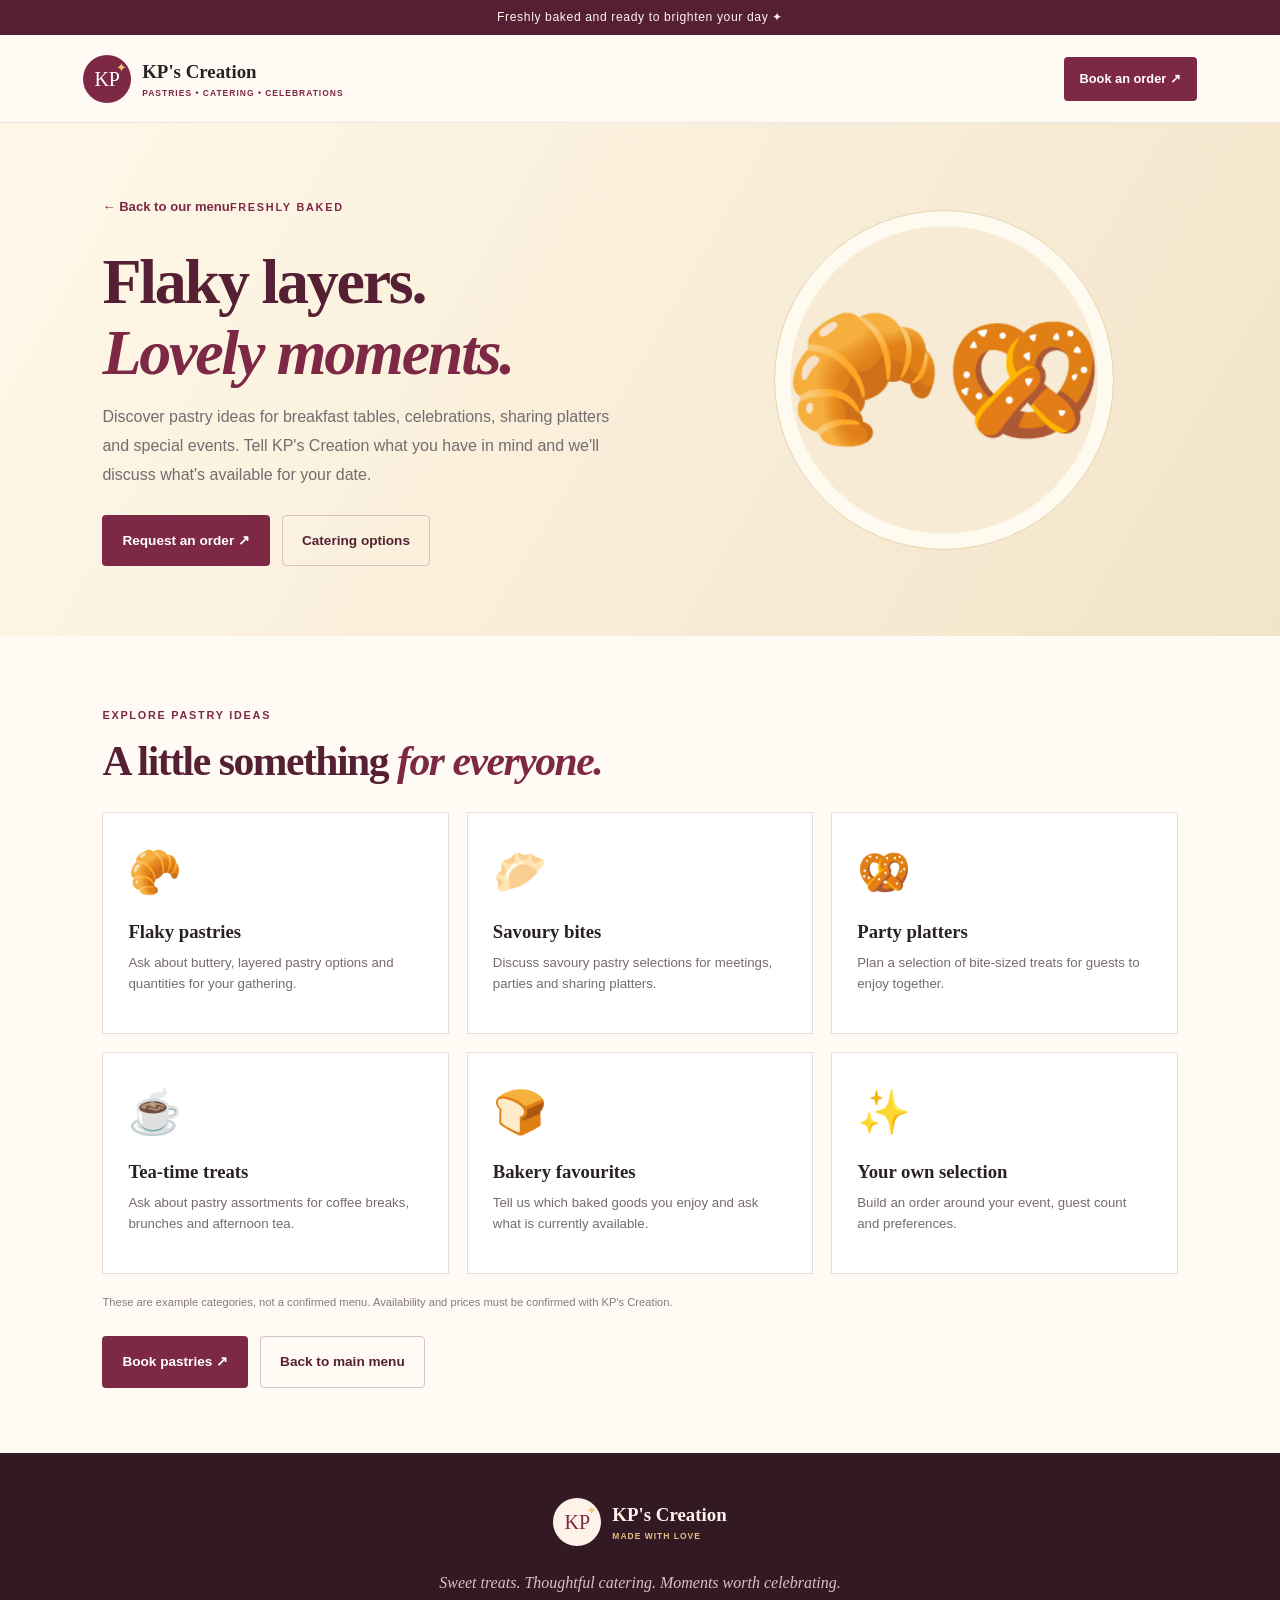
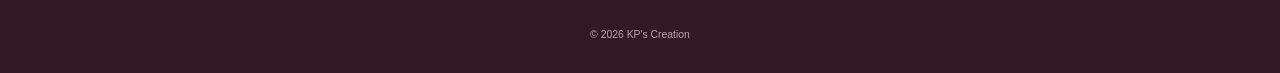
<file: pastries.html>
<!DOCTYPE html>
<html lang="en">
<head>
  <meta charset="UTF-8"><meta name="viewport" content="width=device-width, initial-scale=1.0">
  <title>Pastries | KP's Creation</title><link rel="stylesheet" href="styles.css">
  <style>
    .detail-hero{padding:70px 8%;background:linear-gradient(120deg,#fff8e9,#f2e4c9);display:grid;grid-template-columns:1.1fr .9fr;align-items:center;gap:35px}
    .detail-hero h1{font-family:"Playfair Display",serif;color:#552034;font-size:clamp(2.8rem,5vw,4.8rem);line-height:1.1;margin:15px 0}
    .detail-hero p{color:#766b70;line-height:1.8;max-width:520px}
    .detail-art{min-height:280px;display:grid;place-items:center;font-size:8rem;background:#f7ebd5;border:1px solid #e9d5b1;border-radius:50%;max-width:340px;width:100%;aspect-ratio:1;margin:auto;box-shadow:inset 0 0 0 15px #fffaf0}
    .detail-items{padding:65px 8%}.detail-grid{display:grid;grid-template-columns:repeat(3,1fr);gap:18px}.detail-card{background:white;border:1px solid #eadde0;padding:25px}.detail-card .emoji{font-size:2.7rem}.detail-card h3{font-family:"Playfair Display",serif;margin:10px 0 5px}.detail-card p{font-size:.83rem;color:#766b70}.detail-actions{display:flex;gap:12px;flex-wrap:wrap;margin-top:25px}
    .back-link{display:inline-block;margin-bottom:15px;color:#7d2945;font-weight:700;font-size:.82rem}
    @media(max-width:700px){.detail-hero{grid-template-columns:1fr;padding:45px 6%}.detail-art{max-width:220px;min-height:220px;font-size:5.5rem}.detail-items{padding:45px 6%}.detail-grid{grid-template-columns:1fr}}
  </style>
</head>
<body>
  <div class="announcement">Freshly baked and ready to brighten your day ✦</div>
  <header class="site-header"><a class="brand" href="index.html#home"><span class="brand-mark">KP<span>✦</span></span><span class="brand-name">KP's Creation<small>PASTRIES • CATERING • CELEBRATIONS</small></span></a><a class="nav-cta" href="index.html#booking">Book an order ↗</a></header>
  <main>
    <section class="detail-hero"><div><a class="back-link" href="index.html#menu">← Back to our menu</a><span class="eyebrow">FRESHLY BAKED</span><h1>Flaky layers.<br><em>Lovely moments.</em></h1><p>Discover pastry ideas for breakfast tables, celebrations, sharing platters and special events. Tell KP's Creation what you have in mind and we'll discuss what's available for your date.</p><div class="detail-actions"><a class="button button-primary" href="index.html#booking">Request an order ↗</a><a class="button button-light" href="index.html#catering">Catering options</a></div></div><div class="detail-art">🥐🥨</div></section>
    <section class="detail-items"><span class="eyebrow">EXPLORE PASTRY IDEAS</span><h2 style="font-family:'Playfair Display',serif;color:#552034;font-size:2.6rem;margin:12px 0 28px">A little something <em style="color:#7d2945">for everyone.</em></h2><div class="detail-grid">
      <article class="detail-card"><span class="emoji">🥐</span><h3>Flaky pastries</h3><p>Ask about buttery, layered pastry options and quantities for your gathering.</p></article>
      <article class="detail-card"><span class="emoji">🥟</span><h3>Savoury bites</h3><p>Discuss savoury pastry selections for meetings, parties and sharing platters.</p></article>
      <article class="detail-card"><span class="emoji">🥨</span><h3>Party platters</h3><p>Plan a selection of bite-sized treats for guests to enjoy together.</p></article>
      <article class="detail-card"><span class="emoji">☕</span><h3>Tea-time treats</h3><p>Ask about pastry assortments for coffee breaks, brunches and afternoon tea.</p></article>
      <article class="detail-card"><span class="emoji">🍞</span><h3>Bakery favourites</h3><p>Tell us which baked goods you enjoy and ask what is currently available.</p></article>
      <article class="detail-card"><span class="emoji">✨</span><h3>Your own selection</h3><p>Build an order around your event, guest count and preferences.</p></article>
    </div><p class="menu-disclaimer">These are example categories, not a confirmed menu. Availability and prices must be confirmed with KP's Creation.</p><div class="detail-actions"><a class="button button-primary" href="index.html#booking">Book pastries ↗</a><a class="button button-light" href="index.html#menu">Back to main menu</a></div></section>
  </main>
  <footer class="footer"><a class="brand footer-brand" href="index.html"><span class="brand-mark">KP<span>✦</span></span><span class="brand-name">KP's Creation<small>MADE WITH LOVE</small></span></a><p>Sweet treats. Thoughtful catering. Moments worth celebrating.</p><small>© <span id="year"></span> KP's Creation</small></footer>
  <script>document.getElementById('year').textContent=new Date().getFullYear();</script>
</body></html>
</file>
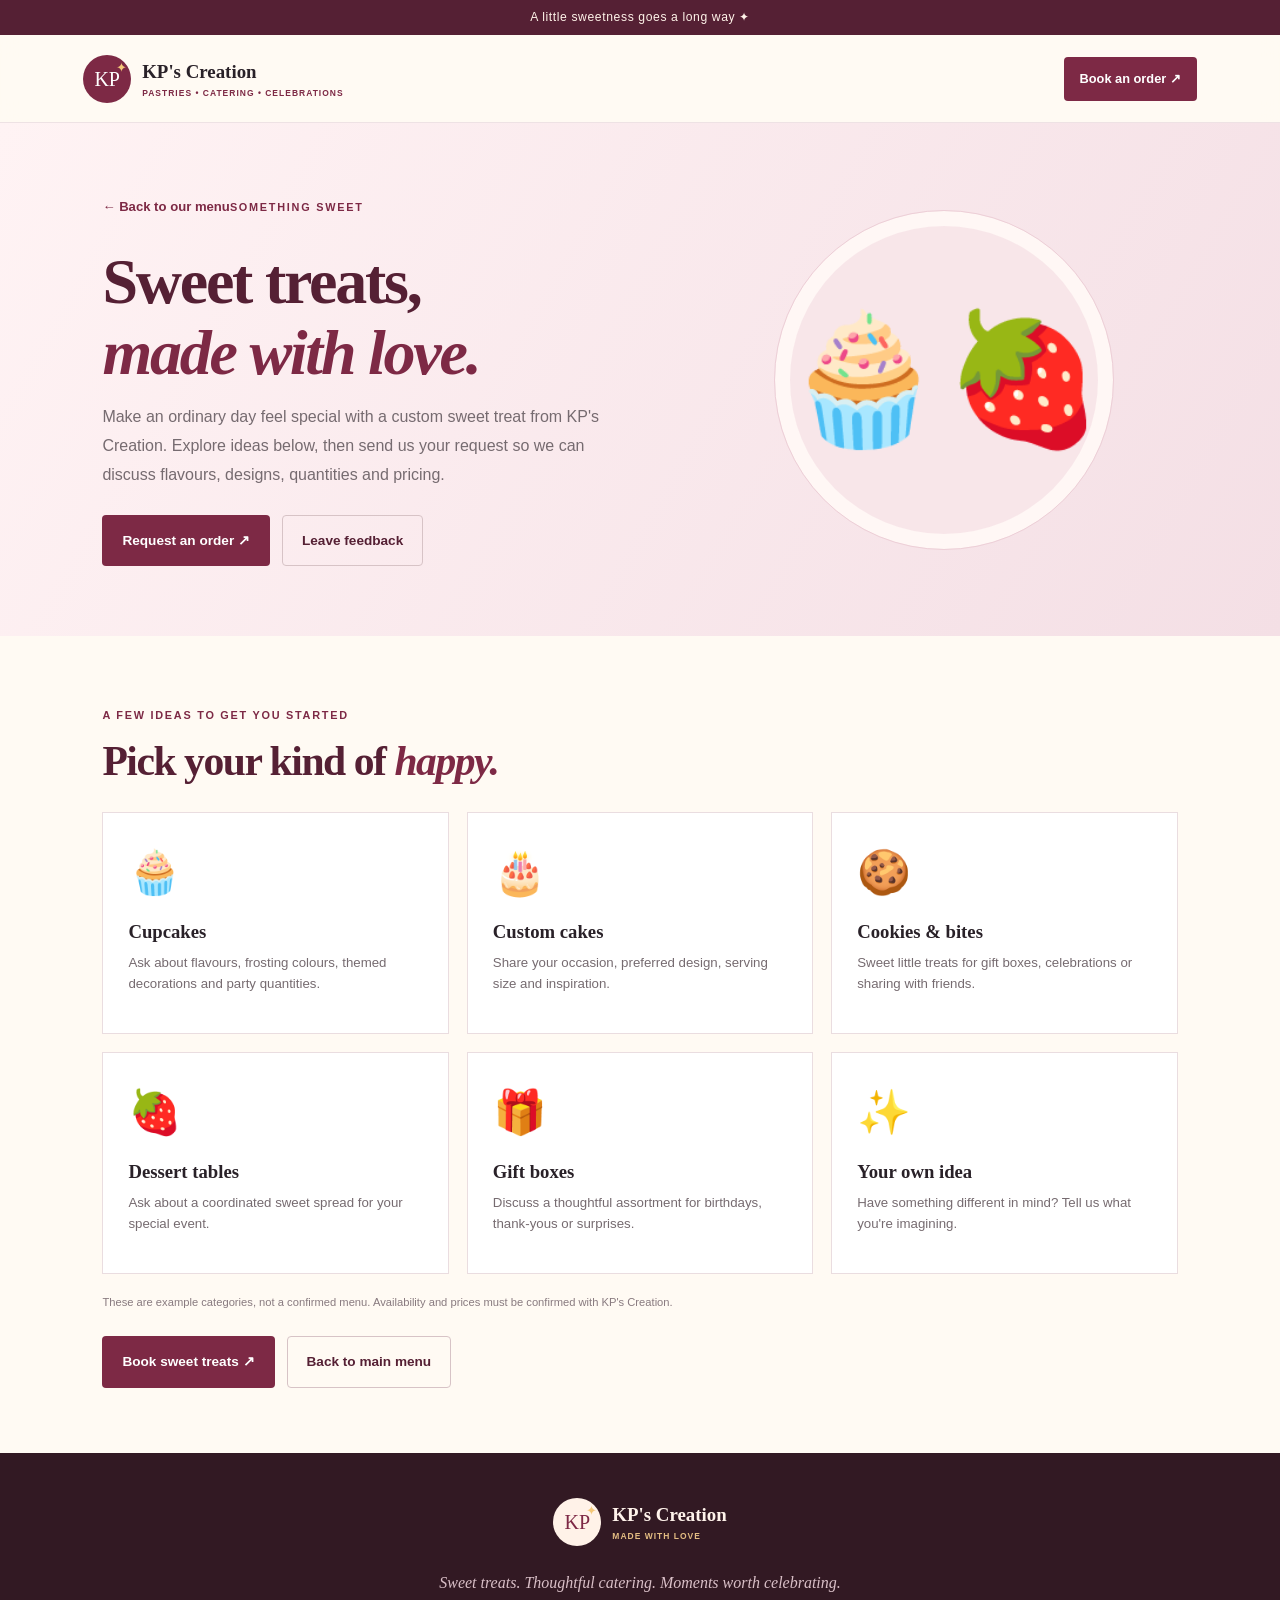
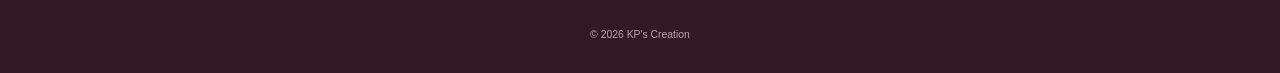
<file: sweet-treats.html>
<!DOCTYPE html>
<html lang="en">
<head>
  <meta charset="UTF-8"><meta name="viewport" content="width=device-width, initial-scale=1.0">
  <title>Sweet Treats | KP's Creation</title><link rel="stylesheet" href="styles.css">
  <style>
    .detail-hero{padding:70px 8%;background:linear-gradient(120deg,#fff3f4,#f4dfe5);display:grid;grid-template-columns:1.1fr .9fr;align-items:center;gap:35px}
    .detail-hero h1{font-family:"Playfair Display",serif;color:#552034;font-size:clamp(2.8rem,5vw,4.8rem);line-height:1.1;margin:15px 0}
    .detail-hero p{color:#766b70;line-height:1.8;max-width:520px}
    .detail-art{min-height:280px;display:grid;place-items:center;font-size:8rem;background:#f8e6e9;border:1px solid #edcfd7;border-radius:50%;max-width:340px;width:100%;aspect-ratio:1;margin:auto;box-shadow:inset 0 0 0 15px #fff7f5}
    .detail-items{padding:65px 8%}.detail-grid{display:grid;grid-template-columns:repeat(3,1fr);gap:18px}.detail-card{background:white;border:1px solid #eadde0;padding:25px}.detail-card .emoji{font-size:2.7rem}.detail-card h3{font-family:"Playfair Display",serif;margin:10px 0 5px}.detail-card p{font-size:.83rem;color:#766b70}.detail-actions{display:flex;gap:12px;flex-wrap:wrap;margin-top:25px}
    .back-link{display:inline-block;margin-bottom:15px;color:#7d2945;font-weight:700;font-size:.82rem}
    @media(max-width:700px){.detail-hero{grid-template-columns:1fr;padding:45px 6%}.detail-art{max-width:220px;min-height:220px;font-size:5.5rem}.detail-items{padding:45px 6%}.detail-grid{grid-template-columns:1fr}}
  </style>
</head>
<body>
  <div class="announcement">A little sweetness goes a long way ✦</div>
  <header class="site-header"><a class="brand" href="index.html#home"><span class="brand-mark">KP<span>✦</span></span><span class="brand-name">KP's Creation<small>PASTRIES • CATERING • CELEBRATIONS</small></span></a><a class="nav-cta" href="index.html#booking">Book an order ↗</a></header>
  <main>
    <section class="detail-hero"><div><a class="back-link" href="index.html#menu">← Back to our menu</a><span class="eyebrow">SOMETHING SWEET</span><h1>Sweet treats,<br><em>made with love.</em></h1><p>Make an ordinary day feel special with a custom sweet treat from KP's Creation. Explore ideas below, then send us your request so we can discuss flavours, designs, quantities and pricing.</p><div class="detail-actions"><a class="button button-primary" href="index.html#booking">Request an order ↗</a><a class="button button-light" href="index.html#feedback">Leave feedback</a></div></div><div class="detail-art">🧁🍓</div></section>
    <section class="detail-items"><span class="eyebrow">A FEW IDEAS TO GET YOU STARTED</span><h2 style="font-family:'Playfair Display',serif;color:#552034;font-size:2.6rem;margin:12px 0 28px">Pick your kind of <em style="color:#7d2945">happy.</em></h2><div class="detail-grid">
      <article class="detail-card"><span class="emoji">🧁</span><h3>Cupcakes</h3><p>Ask about flavours, frosting colours, themed decorations and party quantities.</p></article>
      <article class="detail-card"><span class="emoji">🎂</span><h3>Custom cakes</h3><p>Share your occasion, preferred design, serving size and inspiration.</p></article>
      <article class="detail-card"><span class="emoji">🍪</span><h3>Cookies & bites</h3><p>Sweet little treats for gift boxes, celebrations or sharing with friends.</p></article>
      <article class="detail-card"><span class="emoji">🍓</span><h3>Dessert tables</h3><p>Ask about a coordinated sweet spread for your special event.</p></article>
      <article class="detail-card"><span class="emoji">🎁</span><h3>Gift boxes</h3><p>Discuss a thoughtful assortment for birthdays, thank-yous or surprises.</p></article>
      <article class="detail-card"><span class="emoji">✨</span><h3>Your own idea</h3><p>Have something different in mind? Tell us what you're imagining.</p></article>
    </div><p class="menu-disclaimer">These are example categories, not a confirmed menu. Availability and prices must be confirmed with KP's Creation.</p><div class="detail-actions"><a class="button button-primary" href="index.html#booking">Book sweet treats ↗</a><a class="button button-light" href="index.html#menu">Back to main menu</a></div></section>
  </main>
  <footer class="footer"><a class="brand footer-brand" href="index.html"><span class="brand-mark">KP<span>✦</span></span><span class="brand-name">KP's Creation<small>MADE WITH LOVE</small></span></a><p>Sweet treats. Thoughtful catering. Moments worth celebrating.</p><small>© <span id="year"></span> KP's Creation</small></footer>
  <script>document.getElementById('year').textContent=new Date().getFullYear();</script>
</body></html>
</file>
<file: styles.css>
:root{--wine:#7d2945;--wine-dark:#552034;--rose:#f5dfe4;--pink:#fff4f4;--cream:#fffaf3;--gold:#d6a85f;--ink:#292128;--muted:#766b70;--line:#eadde0;--green:#e8eee3}
*{box-sizing:border-box}html{scroll-behavior:smooth;scroll-padding-top:90px}body{margin:0;background:var(--cream);color:var(--ink);font-family:"DM Sans",sans-serif;line-height:1.6}a{color:inherit;text-decoration:none}button,input,textarea,select{font:inherit}.announcement{background:var(--wine-dark);color:#fff3e9;text-align:center;padding:8px 14px;font-size:.76rem;letter-spacing:.05em}.site-header{height:auto;min-height:88px;padding:15px 6.5%;display:flex;align-items:center;justify-content:space-between;gap:25px;background:#fffaf3ed;position:sticky;top:0;z-index:10;border-bottom:1px solid #eee2e4;backdrop-filter:blur(12px)}.brand{display:flex;align-items:center;gap:11px;flex-shrink:0}.brand-mark{width:48px;height:48px;border-radius:50%;background:var(--wine);color:#fff;display:grid;place-items:center;font-family:"Playfair Display",serif;font-size:1.25rem;position:relative}.brand-mark span{color:#f4c879;font-size:.8rem;position:absolute;right:4px;top:3px}.brand-name{font-family:"Playfair Display",serif;font-weight:700;font-size:1.18rem;line-height:1.25}.brand-name small{display:block;font:600 .53rem "DM Sans",sans-serif;letter-spacing:.12em;color:var(--wine);margin-top:5px}nav{display:flex;align-items:center;gap:clamp(12px,2vw,27px)}.nav-link{font-size:.82rem;font-weight:600;color:#65565c;transition:color .2s}.nav-link:hover,.nav-link.active{color:var(--wine)}.nav-cta{background:var(--wine);color:white;border-radius:4px;padding:12px 16px;font-size:.8rem;font-weight:700}.menu-toggle{display:none;background:none;border:0;font-size:1.6rem;color:var(--wine)}.hero{min-height:610px;position:relative;display:grid;grid-template-columns:1fr 1fr;align-items:center;padding:65px 9% 85px;overflow:hidden;background:radial-gradient(ellipse at 78% 43%,#f4dce0 0,#f8e9e7 28%,transparent 60%),linear-gradient(110deg,#fffaf3 0%,#fff8f3 50%,#f9e7e7 100%)}.hero-copy{max-width:570px;position:relative;z-index:2}.eyebrow{display:inline-flex;align-items:center;gap:10px;color:var(--wine);font-size:.68rem;font-weight:700;letter-spacing:.16em}.eyebrow-line{display:inline-block;width:28px;height:1px;background:var(--gold)}h1,h2,h3,p{margin-top:0}h1,h2,.booking-aside h3{font-family:"Playfair Display",serif;line-height:1.08;letter-spacing:-.035em}h1{font-size:clamp(3.4rem,6.4vw,5.8rem);margin:22px 0;color:var(--wine-dark)}h1 em,h2 em{font-weight:600;color:var(--wine);font-style:italic}.hero-copy>p{max-width:450px;color:var(--muted);font-size:1.02rem;line-height:1.8}.hero-actions{display:flex;flex-wrap:wrap;gap:12px;margin-top:27px}.button{display:inline-flex;align-items:center;justify-content:center;gap:22px;border:1px solid transparent;border-radius:4px;padding:14px 19px;font-weight:700;font-size:.85rem;cursor:pointer;transition:transform .2s,background .2s}.button:hover{transform:translateY(-2px)}.button-primary{background:var(--wine);color:white}.button-primary:hover{background:var(--wine-dark)}.button-light{background:transparent;border-color:#d7c3c6;color:var(--wine-dark)}.button-dark{background:var(--wine-dark);color:#fff}.hero-note{display:flex;align-items:center;gap:13px;margin-top:40px}.sparkle{width:43px;height:43px;border-radius:50%;background:#f3e3d3;color:var(--wine);display:grid;place-items:center;font-size:1.4rem}.hero-note strong,.hero-note small{display:block}.hero-note strong{font-size:.83rem}.hero-note small{font-size:.72rem;color:var(--muted);margin-top:3px}.hero-art{height:440px;position:relative;display:grid;place-items:center}.art-orbit{position:absolute;border:1px solid #d6a85f80;border-radius:50%;width:370px;height:370px}.orbit-two{width:300px;height:300px;border-style:dashed;transform:rotate(25deg)}.cake{position:relative;width:245px;z-index:2;filter:drop-shadow(0 20px 15px #7d294526);transform:translateY(20px)}.cake-top{height:75px;background:#fff5e8;border:7px solid #f2d5c9;border-radius:50%;position:relative;z-index:3;display:flex;justify-content:center;gap:25px;align-items:center}.berry{color:#b52f4d;font-size:1.3rem;text-shadow:0 1px #7d2945}.berry-two{transform:translateY(-10px)}.berry-three{transform:translateY(5px)}.cake-icing{height:40px;background:#fff0e6;margin-top:-35px;position:relative;z-index:2;border-left:5px solid #f2d5c9;border-right:5px solid #f2d5c9}.cake-body{height:105px;background:linear-gradient(90deg,#e6a9a6,#f8d6cc 40%,#e9b1ad);border-left:6px solid #f2d5c9;border-right:6px solid #f2d5c9;display:flex;flex-direction:column;align-items:center;justify-content:center;color:var(--wine-dark);font-family:"Playfair Display",serif;font-size:1.9rem;line-height:1}.cake-body small{font:700 .58rem "DM Sans",sans-serif;letter-spacing:.22em;margin-top:8px}.cake-base{height:45px;border-radius:50%;background:#f7e4d4;border:6px solid #e7c6b6;margin-top:-18px;position:relative;z-index:2}.pastry{position:absolute;z-index:4;font-size:3.4rem;filter:drop-shadow(0 7px 5px #7d29451c)}.pastry-one{left:8%;top:24%;transform:rotate(-18deg)}.pastry-two{right:7%;top:24%;transform:rotate(12deg)}.pastry-three{right:13%;bottom:14%;font-size:2.7rem}.art-label{position:absolute;color:var(--wine);font-size:.62rem;letter-spacing:.18em;font-weight:700}.label-top{top:8%;right:12%}.label-bottom{bottom:4%;left:10%}.hero-bottom{position:absolute;bottom:23px;left:9%;right:9%;display:flex;justify-content:space-between;color:#9b858b;font-size:.59rem;letter-spacing:.15em}.trust-strip{display:grid;grid-template-columns:repeat(3,1fr);padding:24px 10%;background:white;border-block:1px solid #f0e5e5}.trust-strip>div{display:flex;align-items:center;justify-content:center;gap:13px;border-right:1px solid var(--line)}.trust-strip>div:last-child{border:0}.trust-icon{width:39px;height:39px;background:var(--pink);border-radius:50%;display:grid;place-items:center;color:var(--wine);font-size:1.2rem}.trust-strip strong,.trust-strip small{display:block}.trust-strip strong{font-size:.8rem}.trust-strip small{font-size:.7rem;color:var(--muted);margin-top:2px}.section{padding:100px 9%}.section-heading{display:flex;justify-content:space-between;align-items:end;gap:40px;margin-bottom:42px}.section-heading h2,.catering-copy h2{font-size:clamp(2.5rem,4.4vw,4rem);color:var(--wine-dark);margin:14px 0 0}.section-heading>p{max-width:390px;color:var(--muted);font-size:.9rem;line-height:1.8;margin-bottom:5px}.menu-grid{display:grid;grid-template-columns:repeat(3,1fr);gap:22px}.menu-card{background:white;border:1px solid #f0e5e5;transition:transform .25s,box-shadow .25s}.menu-card:hover{transform:translateY(-5px);box-shadow:0 15px 35px #5322360d}.menu-visual{height:225px;display:grid;place-items:center;position:relative;overflow:hidden}.visual-pink{background:#f6e1e6}.visual-gold{background:#f6e8ce}.visual-green{background:#e7ebdd}.food-emoji{font-size:6rem;filter:drop-shadow(0 12px 8px #6c3d3d20);transition:transform .3s}.menu-card:hover .food-emoji{transform:scale(1.08) rotate(-4deg)}.visual-sticker{position:absolute;left:15px;top:15px;background:#fff9f2d9;color:var(--wine);font-size:.55rem;font-weight:700;letter-spacing:.13em;padding:7px 9px}.menu-info{padding:22px}.menu-info h3{font-family:"Playfair Display",serif;font-size:1.4rem;margin-bottom:5px}.menu-info p{font-size:.8rem;color:var(--muted);margin-bottom:20px}.text-link{border:0;background:none;color:var(--wine);font-size:.77rem;font-weight:700;padding:0;cursor:pointer}.menu-disclaimer{font-size:.7rem;color:#887a7f;margin-top:20px}.catering-band{display:grid;grid-template-columns:1fr 1fr;background:#f2e2df;min-height:500px}.catering-art{position:relative;display:grid;place-items:center;background:radial-gradient(ellipse,#f9f1e5 0%,#f0d9d8 70%);overflow:hidden;min-height:420px}.plate{width:300px;height:300px;border-radius:50%;background:#fffaf3;border:13px solid #ead8cb;box-shadow:0 18px 40px #6b32451a;display:flex;align-items:center;justify-content:center;gap:2px;transform:rotate(-12deg);font-size:4rem}.plate span:nth-child(2){font-size:3.2rem;transform:translateY(35px)}.plate span:nth-child(3){font-size:2.5rem;transform:translateY(-40px)}.floating-note{position:absolute;right:9%;bottom:13%;background:var(--wine);color:#fff5e9;border-radius:50%;width:115px;height:115px;display:grid;place-items:center;text-align:center;font-family:"Playfair Display",serif;font-style:italic;line-height:1.2;transform:rotate(9deg);box-shadow:0 10px 25px #7d29452b}.catering-copy{padding:80px 11% 70px 9%;align-self:center}.catering-copy h2{font-size:clamp(2.3rem,4vw,3.6rem);margin-bottom:22px}.catering-copy>p{font-size:.9rem;color:#6f5c62;line-height:1.85}.catering-copy ul{list-style:none;padding:0;margin:25px 0 30px}.catering-copy li{font-size:.82rem;margin:12px 0;color:var(--wine-dark);font-weight:600}.booking-section{background:white}.booking-layout{display:grid;grid-template-columns:.75fr 1.25fr;gap:45px;align-items:start}.booking-aside{background:var(--wine-dark);color:#fff4ed;padding:36px 32px;position:relative;overflow:hidden;min-height:500px}.booking-aside:after{content:"✿";position:absolute;font-size:13rem;right:-30px;bottom:-70px;color:#ffffff0a}.booking-badge{display:inline-block;border:1px solid #d5a76b;padding:10px 13px;font-size:.6rem;letter-spacing:.15em;line-height:1.7;color:#f3d49c}.booking-aside h3{font-size:2.4rem;margin:30px 0 15px}.booking-aside>p{color:#e3cfd4;font-size:.84rem;line-height:1.8}.aside-detail{display:flex;gap:13px;margin-top:25px;position:relative;z-index:1}.aside-detail>span{font-family:"Playfair Display",serif;font-size:1.35rem;color:#e4bc7a}.aside-detail strong,.aside-detail small{display:block}.aside-detail strong{font-size:.82rem}.aside-detail small{font-size:.7rem;color:#d9c2ca;margin-top:4px}.booking-form,.feedback-form{padding:32px;border:1px solid var(--line);background:#fffdfa}.form-top{display:flex;justify-content:space-between;align-items:center;margin-bottom:23px}.form-top h3,.feedback-form h3{font-family:"Playfair Display",serif;font-size:1.5rem;margin:0}.form-top span{font-size:.68rem;color:var(--muted)}label{display:block;font-size:.75rem;font-weight:700;color:#57474d;margin-bottom:17px}input,select,textarea{display:block;width:100%;margin-top:7px;padding:12px 13px;background:white;border:1px solid #e5d6da;border-radius:3px;color:var(--ink);outline:none;font-size:.8rem;font-weight:400;transition:border .2s,box-shadow .2s}input:focus,select:focus,textarea:focus{border-color:var(--wine);box-shadow:0 0 0 3px #7d294511}textarea{resize:vertical}.form-row{display:grid;grid-template-columns:1fr 1fr;gap:15px}.form-foot{display:flex;justify-content:space-between;align-items:center;gap:18px;margin-top:5px}.form-foot small{max-width:240px;font-size:.65rem;color:var(--muted);line-height:1.5}.form-message{font-size:.78rem;font-weight:600;color:var(--wine);margin:14px 0 0}.payment-section{padding:35px 9%;background:var(--wine);color:#fff4ed;display:flex;align-items:center;gap:24px}.payment-symbol{width:56px;height:56px;border-radius:50%;border:1px solid #e8c68c;display:grid;place-items:center;color:#e8c68c;font-size:1.6rem;flex-shrink:0}.payment-section>div:nth-child(2){flex:1}.payment-section .eyebrow{color:#f1d19b}.payment-section h2{font-family:"Playfair Display",serif;font-size:1.8rem;margin:6px 0}.payment-section p{font-size:.78rem;color:#f0dce1;max-width:700px;margin:0;line-height:1.7}.payment-section .button{white-space:nowrap;color:white;border-color:#d7b4bc}.feedback-section{background:#fffaf3}.feedback-layout{display:grid;grid-template-columns:.8fr 1.2fr;gap:28px;align-items:stretch}.feedback-quote{background:#f1e1e0;padding:40px;display:flex;flex-direction:column;justify-content:space-between;min-height:420px}.quote-mark{font-family:"Playfair Display",serif;font-size:5rem;line-height:.8;color:var(--wine)}.feedback-quote h3{font-family:"Playfair Display",serif;font-size:2rem;line-height:1.3;color:var(--wine-dark);max-width:350px;margin:35px 0}.quote-footer{display:flex;align-items:center;gap:12px;color:var(--wine);font-size:.58rem;font-weight:700;letter-spacing:.12em}.quote-flower{font-size:1.8rem}.feedback-form h3{margin-bottom:24px}.feedback-form fieldset{border:0;padding:0;margin:0 0 18px}.feedback-form legend{font-size:.75rem;font-weight:700;color:#57474d;margin-bottom:10px}.rating-options{display:grid;grid-template-columns:repeat(5,1fr);gap:8px}.rating-options label{margin:0;cursor:pointer}.rating-options input{position:absolute;opacity:0;width:1px;height:1px}.rating-options span{display:flex;flex-direction:column;align-items:center;gap:4px;padding:9px 3px;border:1px solid var(--line);border-radius:4px;font-size:1.25rem;transition:all .2s}.rating-options small{font-size:.58rem;color:var(--muted)}.rating-options input:checked+span{border-color:var(--wine);background:var(--pink);box-shadow:0 0 0 2px #7d294515}.privacy-note{font-size:.67rem;color:#82757a;margin-top:20px;line-height:1.6}.footer{background:#321923;color:#f9e9e8;text-align:center;padding:45px 8% 28px}.footer-brand{justify-content:center}.footer-brand .brand-mark{background:#fff2e8;color:var(--wine)}.footer-brand .brand-name{color:#fff3eb;text-align:left}.footer-brand .brand-name small{color:#e4bd83}.footer>p{font-family:"Playfair Display",serif;font-style:italic;color:#d9bfc7;margin:24px 0}.footer-links{display:flex;justify-content:center;gap:25px;margin-bottom:25px}.footer-links a{font-size:.75rem;color:#f2dce1}.footer>small{font-size:.65rem;color:#bca1aa}.toast{position:fixed;bottom:22px;right:22px;max-width:350px;background:var(--wine-dark);color:white;padding:14px 18px;border-radius:4px;box-shadow:0 8px 30px #0002;z-index:30;opacity:0;transform:translateY(10px);pointer-events:none;transition:all .25s;font-size:.82rem}.toast.show{opacity:1;transform:translateY(0)}@media(max-width:1000px){.site-header{padding-inline:4%}nav{gap:13px}.nav-link{font-size:.75rem}.nav-cta{padding:10px;font-size:.72rem}.hero{padding-inline:6%}.section{padding:80px 6%}.booking-layout{gap:25px}.booking-form{padding:25px}.catering-copy{padding-inline:7%}}@media(max-width:780px){.site-header{min-height:75px;flex-wrap:wrap}.menu-toggle{display:block}nav{display:none;order:3;width:100%;flex-direction:column;align-items:stretch;padding:12px 0 8px;gap:0}nav.open{display:flex}nav a{padding:12px 8px}.nav-cta{text-align:center;margin-top:6px}.hero{grid-template-columns:1fr;padding:60px 7% 75px}.hero-copy{max-width:620px}.hero-art{height:360px;margin-top:20px}.art-orbit{width:300px;height:300px}.orbit-two{width:245px;height:245px}.cake{transform:scale(.85) translateY(20px)}.hero-bottom{left:7%;right:7%}.trust-strip{padding:20px 5%;gap:10px}.trust-strip>div{justify-content:flex-start;padding:0 7px}.trust-strip small{font-size:.62rem}.section-heading{display:block}.section-heading>p{margin-top:20px}.menu-grid{gap:13px}.menu-visual{height:175px}.food-emoji{font-size:4.5rem}.menu-info{padding:16px}.menu-info h3{font-size:1.2rem}.catering-band{grid-template-columns:1fr}.catering-art{min-height:330px}.plate{width:245px;height:245px;font-size:3rem}.catering-copy{padding:55px 7%}.booking-layout,.feedback-layout{grid-template-columns:1fr}.booking-aside{min-height:auto}.booking-aside h3 br{display:none}.payment-section{flex-wrap:wrap;padding:30px 6%}.payment-section>div:nth-child(2){min-width:70%}.payment-section .button{margin-left:80px}}@media(max-width:540px){.announcement{font-size:.65rem}.brand-mark{width:42px;height:42px}.brand-name{font-size:1.05rem}.hero{padding-top:48px}h1{font-size:3.4rem}.hero-art{height:310px}.art-orbit{width:260px;height:260px}.orbit-two{width:215px;height:215px}.cake{transform:scale(.72) translateY(20px)}.pastry{font-size:2.5rem}.pastry-three{font-size:2rem}.label-top{right:2%}.label-bottom{left:0}.trust-strip{grid-template-columns:1fr;gap:15px;padding:22px 9%}.trust-strip>div{border-right:0;border-bottom:1px solid var(--line);padding:0 0 13px}.trust-strip>div:last-child{border:0;padding-bottom:0}.section{padding:65px 6%}.section-heading h2,.catering-copy h2{font-size:2.65rem}.menu-grid{grid-template-columns:1fr}.menu-visual{height:210px}.menu-info{padding:20px}.form-row{grid-template-columns:1fr;gap:0}.booking-form,.feedback-form{padding:22px 17px}.form-foot{align-items:stretch;flex-direction:column}.form-foot .button{width:100%}.payment-section>div:nth-child(2){min-width:calc(100% - 85px)}.payment-section h2{font-size:1.45rem}.payment-section .button{margin-left:0;width:100%}.feedback-quote{min-height:340px;padding:28px}.feedback-quote h3{font-size:1.7rem}.rating-options{gap:4px}.rating-options span{font-size:1.05rem}.rating-options small{font-size:.5rem}.footer-links{gap:15px;flex-wrap:wrap}}
</file>
